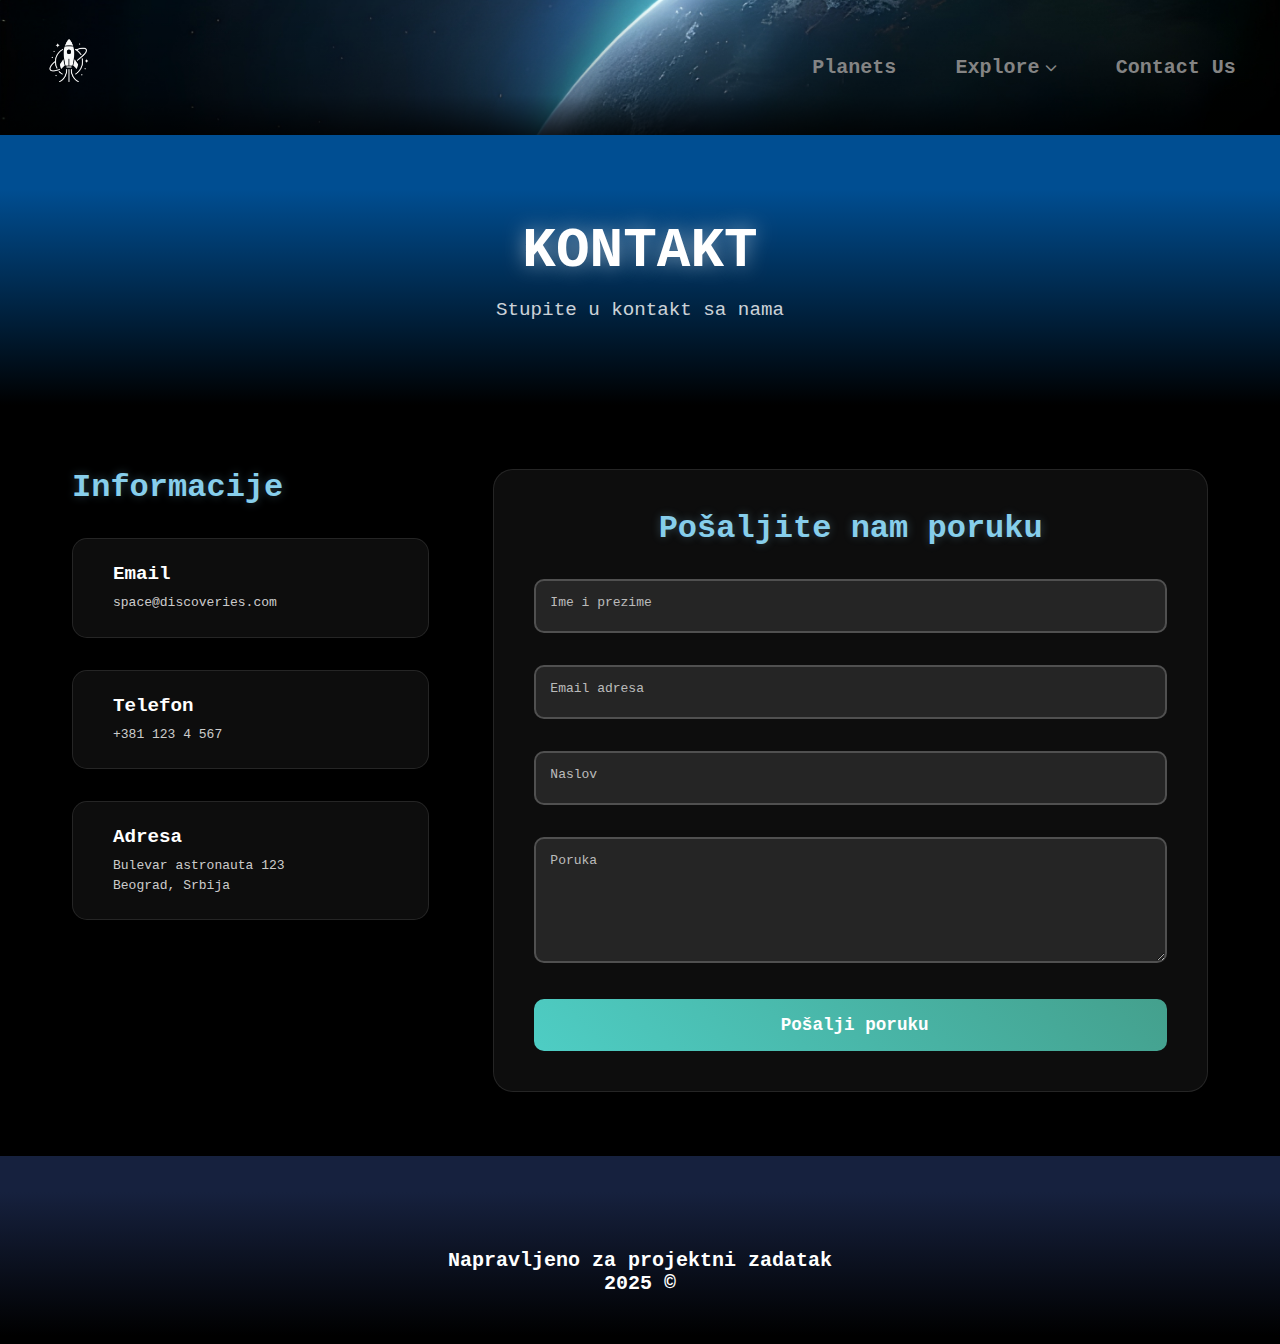
<file: contact.html>
<!DOCTYPE html>
<html lang="en">
<head>
    <meta charset="UTF-8">
    <meta name="viewport" content="width=device-width, initial-scale=1.0">
    <link rel="stylesheet" href="./contact.css">
    <link rel="stylesheet" href="https://cdnjs.cloudflare.com/ajax/libs/font-awesome/6.4.0/css/all.min.css">
    <title>Contact Us - Space Discoveries</title>
</head>
<body>
    <div class="startpage">
        <nav class="navbar">
            <div>
                <a href="index.html">
                    <img class="logo" src="images/logo.png" alt="Home">
                </a>
            </div>
            <div class="navsubdiv desktopnav">
                <a href="planets.html"><p>Planets</p></a>
                
                <div class="dropdown">
                    <p class="dropdowntoggle">
                        Explore <i class="fas fa-chevron-down"></i>
                    </p>
                    <div class="dropdownmenu">
                        <a href="missions.html">Missions</a>
                        <a href="discoveries.html">Discoveries</a>
                    </div>
                </div>
                
                <a href="contact.html"><p>Contact Us</p></a>
            </div>
            
            <div class="mobilemenubtn">
                <i class="fas fa-bars"></i>
            </div>
        </nav>
    </div>

    <div class="mobilesidebar">
        <div class="sidebarheader">
            <img class="sidebarlogo" src="images/logo.png" alt="Home">
            <div class="closebtn">
                <i class="fas fatimes"></i>
            </div>
        </div>
        <div class="sidebarcontent">
            <a href="index.html" class="sidebarlink">
                <i class="fas fahome"></i>
                <span>Home</span>
            </a>
            <a href="planets.html" class="sidebarlink">
                <i class="fas faglobe"></i>
                <span>Planets</span>
            </a>
            <div class="sidebardropdown">
                <div class="sidebardropdowntoggle">
                    <i class="fas farocket"></i>
                    <span>Explore</span>
                    <i class="fas fa-chevron-down dropdownarrow"></i>
                </div>
                <div class="sidebardropdownmenu">
                    <a href="missions.html" class="sidebarsublink">
                        <i class="fas faspaceshuttle"></i>
                        <span>Missions</span>
                    </a>
                    <a href="discoveries.html" class="sidebarsublink">
                        <i class="fas fasearch"></i>
                        <span>Discoveries</span>
                    </a>
                </div>
            </div>
            <a href="contact.html" class="sidebarlink">
                <i class="fas faenvelope"></i>
                <span>Contact Us</span>
            </a>
        </div>
    </div>

    <div class="sidebaroverlay"></div>

    <section class="contacthero">
        <div class="herocontent">
            <h1>KONTAKT</h1>
            <p>Stupite u kontakt sa nama</p>
        </div>
    </section>

    <section class="contactsection">
        <div class="contactcontainer">
            <div class="contactinfo">
                <h2>Informacije</h2>
                <div class="contactitem">
                    <i class="fas faenvelope"></i>
                    <div>
                        <h3>Email</h3>
                        <p>space@discoveries.com</p>
                    </div>
                </div>
                
                <div class="contactitem">
                    <i class="fas faphone"></i>
                    <div>
                        <h3>Telefon</h3>
                        <p>+381 123 4 567</p>
                    </div>
                </div>
                
                <div class="contactitem">
                    <i class="fas famapmarkeralt"></i>
                    <div>
                        <h3>Adresa</h3>
                        <p>Bulevar astronauta 123<br>Beograd, Srbija</p>
                    </div>
                </div>
            </div>

            <div class="contactform">
                <h2>Pošaljite nam poruku</h2>
                <form>
                    <div class="formgroup">
                        <input type="text" id="name" required>
                        <label for="name">Ime i prezime</label>
                    </div>
                    
                    <div class="formgroup">
                        <input type="email" id="email" required>
                        <label for="email">Email adresa</label>
                    </div>
                    
                    <div class="formgroup">
                        <input type="text" id="subject" required>
                        <label for="subject">Naslov</label>
                    </div>
                    
                    <div class="formgroup">
                        <textarea id="message" rows="5" required></textarea>
                        <label for="message">Poruka</label>
                    </div>
                    
                    <button type="submit" class="submitbtn">
                        <i class="fas fapaperplane"></i>
                        Pošalji poruku
                    </button>
                </form>
            </div>
        </div>
    </section>

    <footer class="footerbar">
        <div class="socials">
            <a href=""><i class="fab fafacebookf"></i></a>
            <a href=""><i class="fab fatwitter"></i></a>
            <a href=""><i class="fab fainstagram"></i></a>
            <a href=""><i class="fab falinkedinin"></i></a>
            <a href=""><i class="fab fayoutube"></i></a>
            <a href=""><i class="fab fagithub"></i></a>
        </div>
        <h1>
            Napravljeno za projektni zadatak <br>
            2025 ©
        </h1>
    </footer>
    <script src="./sidebar.js"></script>
</body>
</html>
</file>
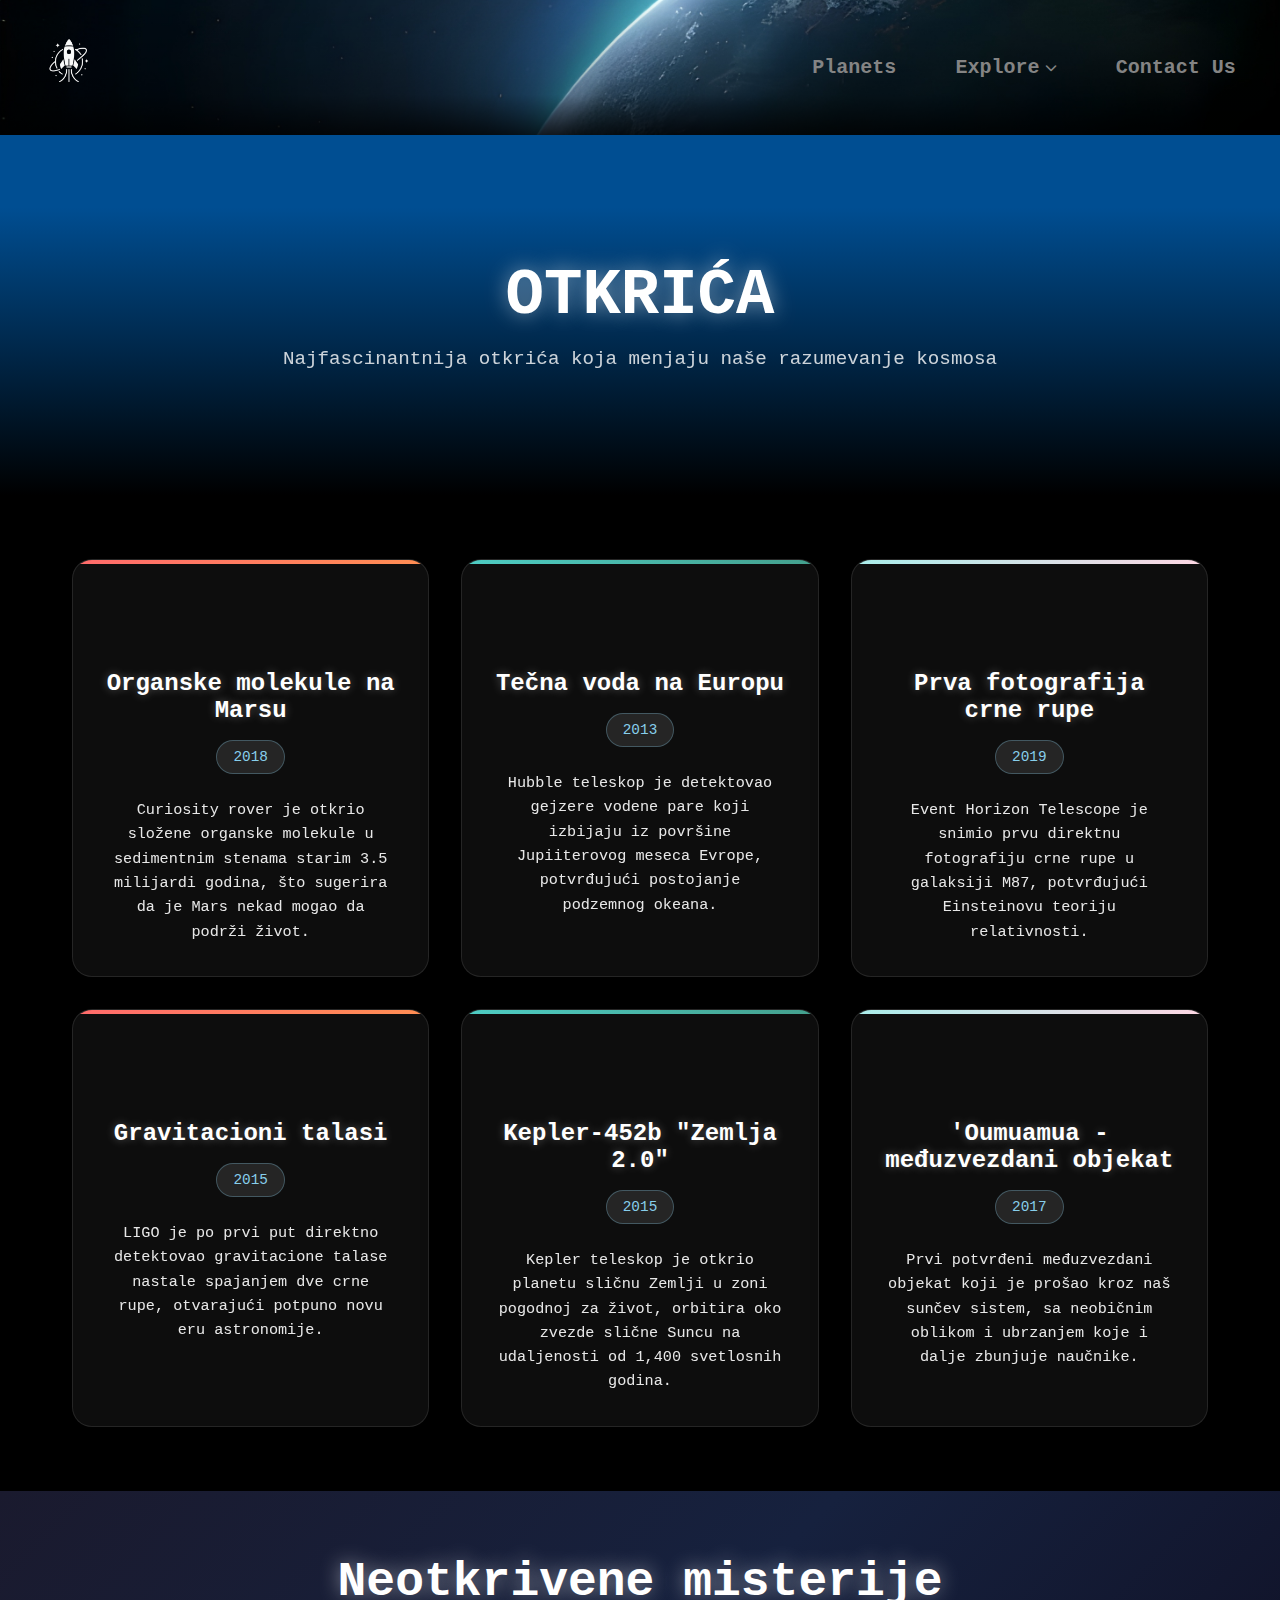
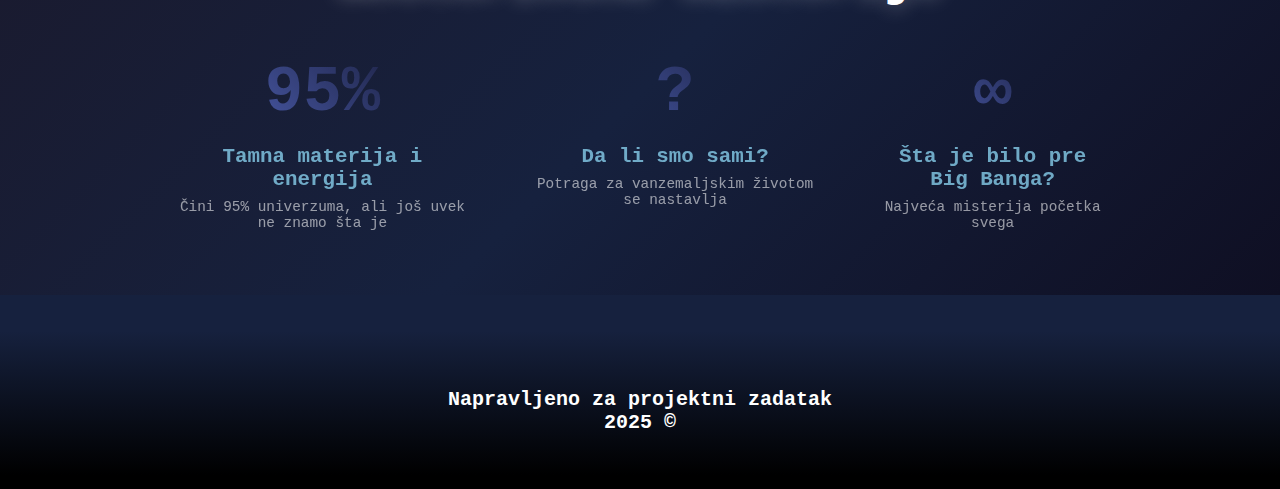
<file: discoveries.html>
<!DOCTYPE html>
<html lang="en">
<head>
    <meta charset="UTF-8">
    <meta name="viewport" content="width=device-width, initial-scale=1.0">
    <link rel="stylesheet" href="./discoveries.css">
    <link rel="stylesheet" href="https://cdnjs.cloudflare.com/ajax/libs/font-awesome/6.4.0/css/all.min.css">
    <title>Space Discoveries</title>
</head>
<body>
    <div class="startpage">
        <nav class="navbar">
            <div>
                <a href="index.html">
                    <img class="logo" src="images/logo.png" alt="Home">
                </a>
            </div>
            <div class="navsubdiv desktopnav">
                <a href="planets.html"><p>Planets</p></a>
                
                <div class="dropdown">
                    <p class="dropdowntoggle">
                        Explore <i class="fas fa-chevron-down"></i>
                    </p>
                    <div class="dropdownmenu">
                        <a href="missions.html">Missions</a>
                        <a href="discoveries.html">Discoveries</a>
                    </div>
                </div>
                
                <a href="contact.html"><p>Contact Us</p></a>
            </div>
            
            <div class="mobilemenubtn">
                <i class="fas fa-bars"></i>
            </div>
        </nav>
    </div>

    
    <div class="mobilesidebar">
        <div class="sidebarheader">
            <img class="sidebarlogo" src="images/logo.png" alt="Home">
            <div class="closebtn">
                <i class="fas fatimes"></i>
            </div>
        </div>
        <div class="sidebarcontent">
            <a href="index.html" class="sidebarlink">
                <i class="fas fahome"></i>
                <span>Home</span>
            </a>
            <a href="planets.html" class="sidebarlink">
                <i class="fas faglobe"></i>
                <span>Planets</span>
            </a>
            <div class="sidebardropdown">
                <div class="sidebardropdowntoggle">
                    <i class="fas farocket"></i>
                    <span>Explore</span>
                    <i class="fas fa-chevron-down dropdown-arrow"></i>
                </div>
                <div class="sidebardropdownmenu">
                    <a href="missions.html" class="sidebarsublink">
                        <i class="fas faspaceshuttle"></i>
                        <span>Missions</span>
                    </a>
                    <a href="discoveries.html" class="sidebarsublink">
                        <i class="fas fasearch"></i>
                        <span>Discoveries</span>
                    </a>
                </div>
            </div>
            <a href="contact.html" class="sidebarlink">
                <i class="fas faenvelope"></i>
                <span>Contact Us</span>
            </a>
        </div>
    </div>

    <div class="sidebaroverlay"></div>

    <section class="discoverystart">
        <div>
            <h1>OTKRIĆA</h1>
            <p>Najfascinantnija otkrića koja menjaju naše razumevanje kosmosa</p>
        </div>
    </section>

    <section class="discoveriessection">
        <div class="discoveriesgrid">
            
            <div class="discoverycard breakthrough">
                <div class="discoveryicon">
                    <i class="fas fadna"></i>
                </div>
                <h2>Organske molekule na Marsu</h2>
                <div class="discoveryyear">2018</div>
                <p>Curiosity rover je otkrio složene organske molekule u sedimentnim stenama starim 3.5 milijardi godina, što sugerira da je Mars nekad mogao da podrži život.</p>
            </div>

            <div class="discoverycard revolutionary">
                <div class="discoveryicon">
                    <i class="fas fatint"></i>
                </div>
                <h2>Tečna voda na Europu</h2>
                <div class="discoveryyear">2013</div>
                <p>Hubble teleskop je detektovao gejzere vodene pare koji izbijaju iz površine Jupiiterovog meseca Evrope, potvrđujući postojanje podzemnog okeana.</p>
            </div>

            <div class="discoverycard mindblowing">
                <div class="discoveryicon">
                    <i class="fas facircle"></i>
                </div>
                <h2>Prva fotografija crne rupe</h2>
                <div class="discoveryyear">2019</div>
                <p>Event Horizon Telescope je snimio prvu direktnu fotografiju crne rupe u galaksiji M87, potvrđujući Einsteinovu teoriju relativnosti.</p>
            </div>

            <div class="discoverycard breakthrough">
                <div class="discoveryicon">
                    <i class="fas fawavesquare"></i>
                </div>
                <h2>Gravitacioni talasi</h2>
                <div class="discoveryyear">2015</div>
                <p>LIGO je po prvi put direktno detektovao gravitacione talase nastale spajanjem dve crne rupe, otvarajući potpuno novu eru astronomije.</p>
            </div>

            <div class="discoverycard revolutionary">
                <div class="discoveryicon">
                    <i class="fas faglobeamericas"></i>
                </div>
                <h2>Kepler-452b "Zemlja 2.0"</h2>
                <div class="discoveryyear">2015</div>
                <p>Kepler teleskop je otkrio planetu sličnu Zemlji u zoni pogodnoj za život, orbitira oko zvezde slične Suncu na udaljenosti od 1,400 svetlosnih godina.</p>
            </div>

            <div class="discoverycard mindblowing">
                <div class="discoveryicon">
                    <i class="fas fameteor"></i>
                </div>
                <h2>'Oumuamua - međuzvezdani objekat</h2>
                <div class="discoveryyear">2017</div>
                <p>Prvi potvrđeni međuzvezdani objekat koji je prošao kroz naš sunčev sistem, sa neobičnim oblikom i ubrzanjem koje i dalje zbunjuje naučnike.</p>
            </div>

        </div>
    </section>

    <section class="mysterysection">
        <h2>Neotkrivene misterije</h2>
        <div class="mysteriescontainer">
            <div class="mysteryitem">
                <div class="mysterynumber">95%</div>
                <h3>Tamna materija i energija</h3>
                <p>Čini 95% univerzuma, ali još uvek ne znamo šta je</p>
            </div>
            <div class="mysteryitem">
                <div class="mysterynumber">?</div>
                <h3>Da li smo sami?</h3>
                <p>Potraga za vanzemaljskim životom se nastavlja</p>
            </div>
            <div class="mysteryitem">
                <div class="mysterynumber">∞</div>
                <h3>Šta je bilo pre Big Banga?</h3>
                <p>Najveća misterija početka svega</p>
            </div>
        </div>
    </section>

    <footer class="footerbar">
        <div class="socials">
            <a href=""><i class="fab fafacebookf"></i></a>
            <a href=""><i class="fab fatwitter"></i></a>
            <a href=""><i class="fab fainstagram"></i></a>
            <a href=""><i class="fab falinkedinin"></i></a>
            <a href=""><i class="fab fayoutube"></i></a>
            <a href=""><i class="fab fagithub"></i></a>
        </div>
        <h1>
            Napravljeno za projektni zadatak <br>
            2025 ©
        </h1>
    </footer>
    <script src="./sidebar.js"></script>
</body>
</html>
</file>
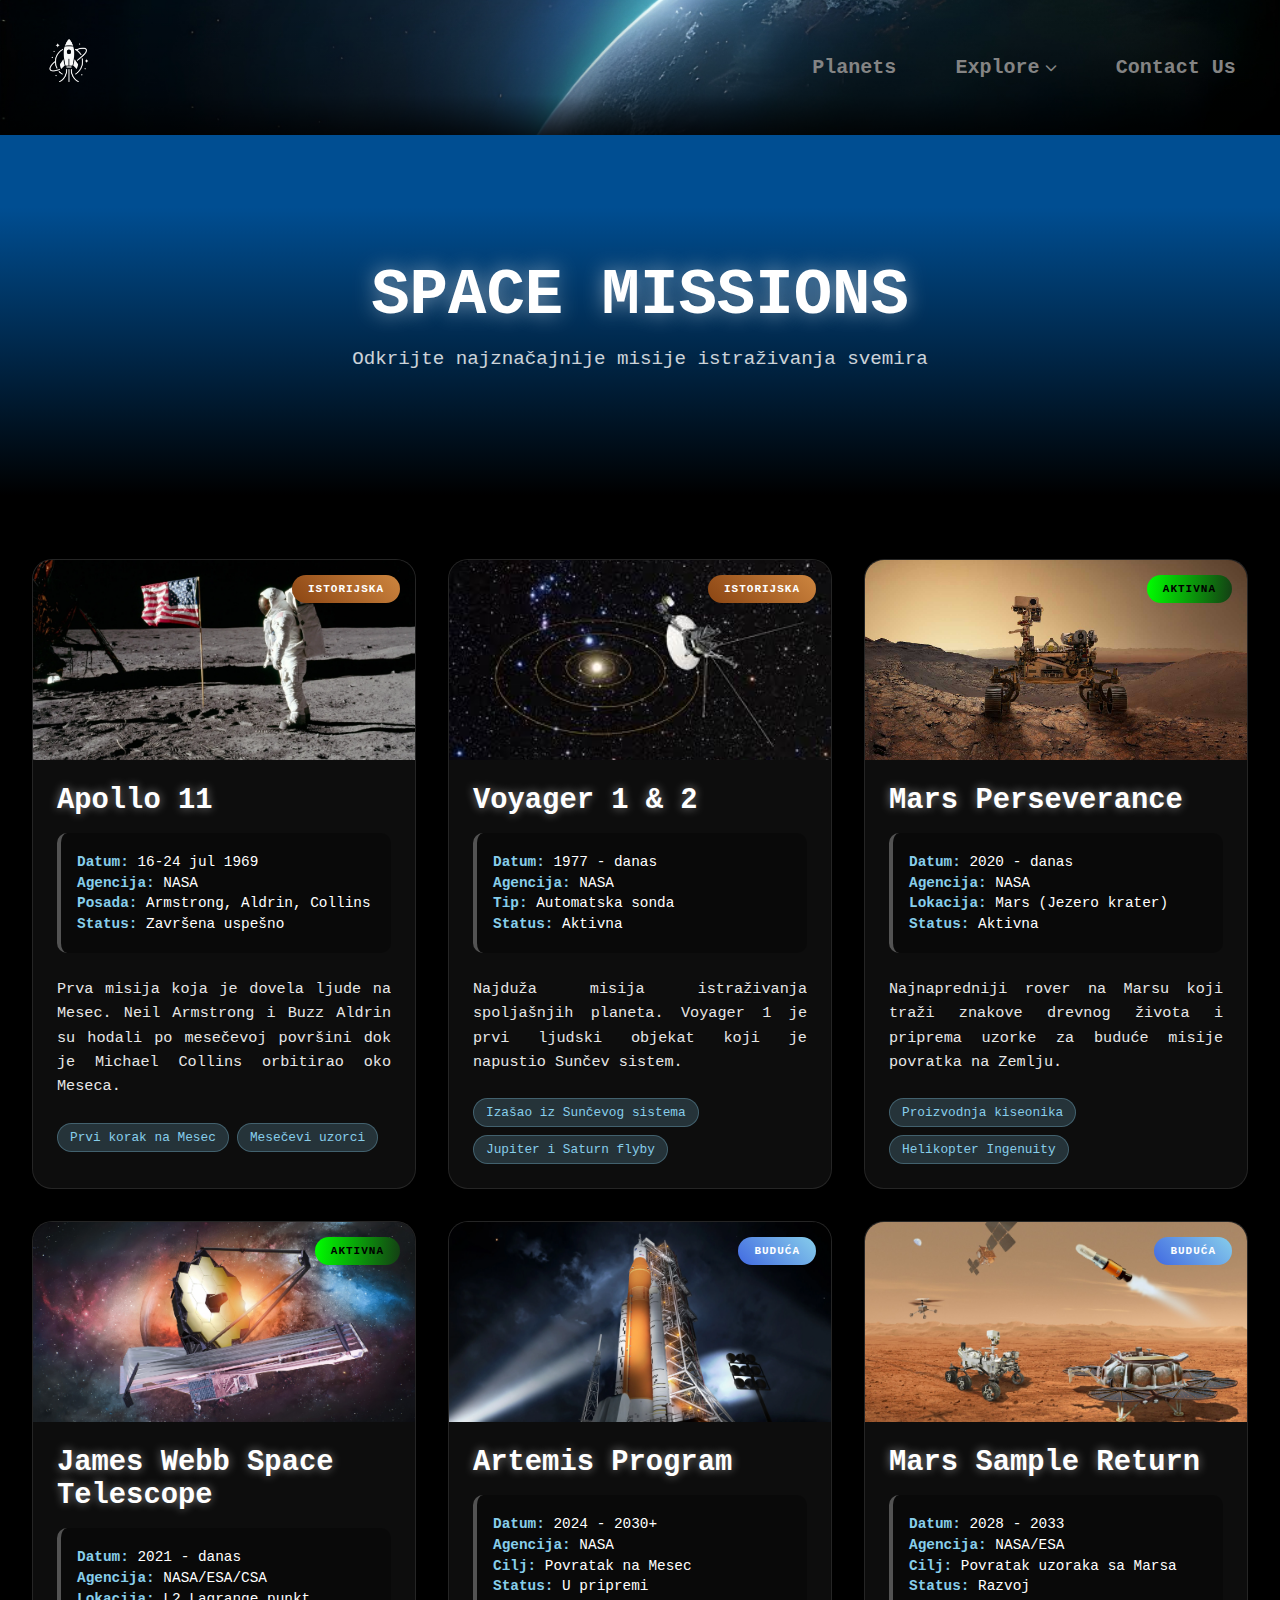
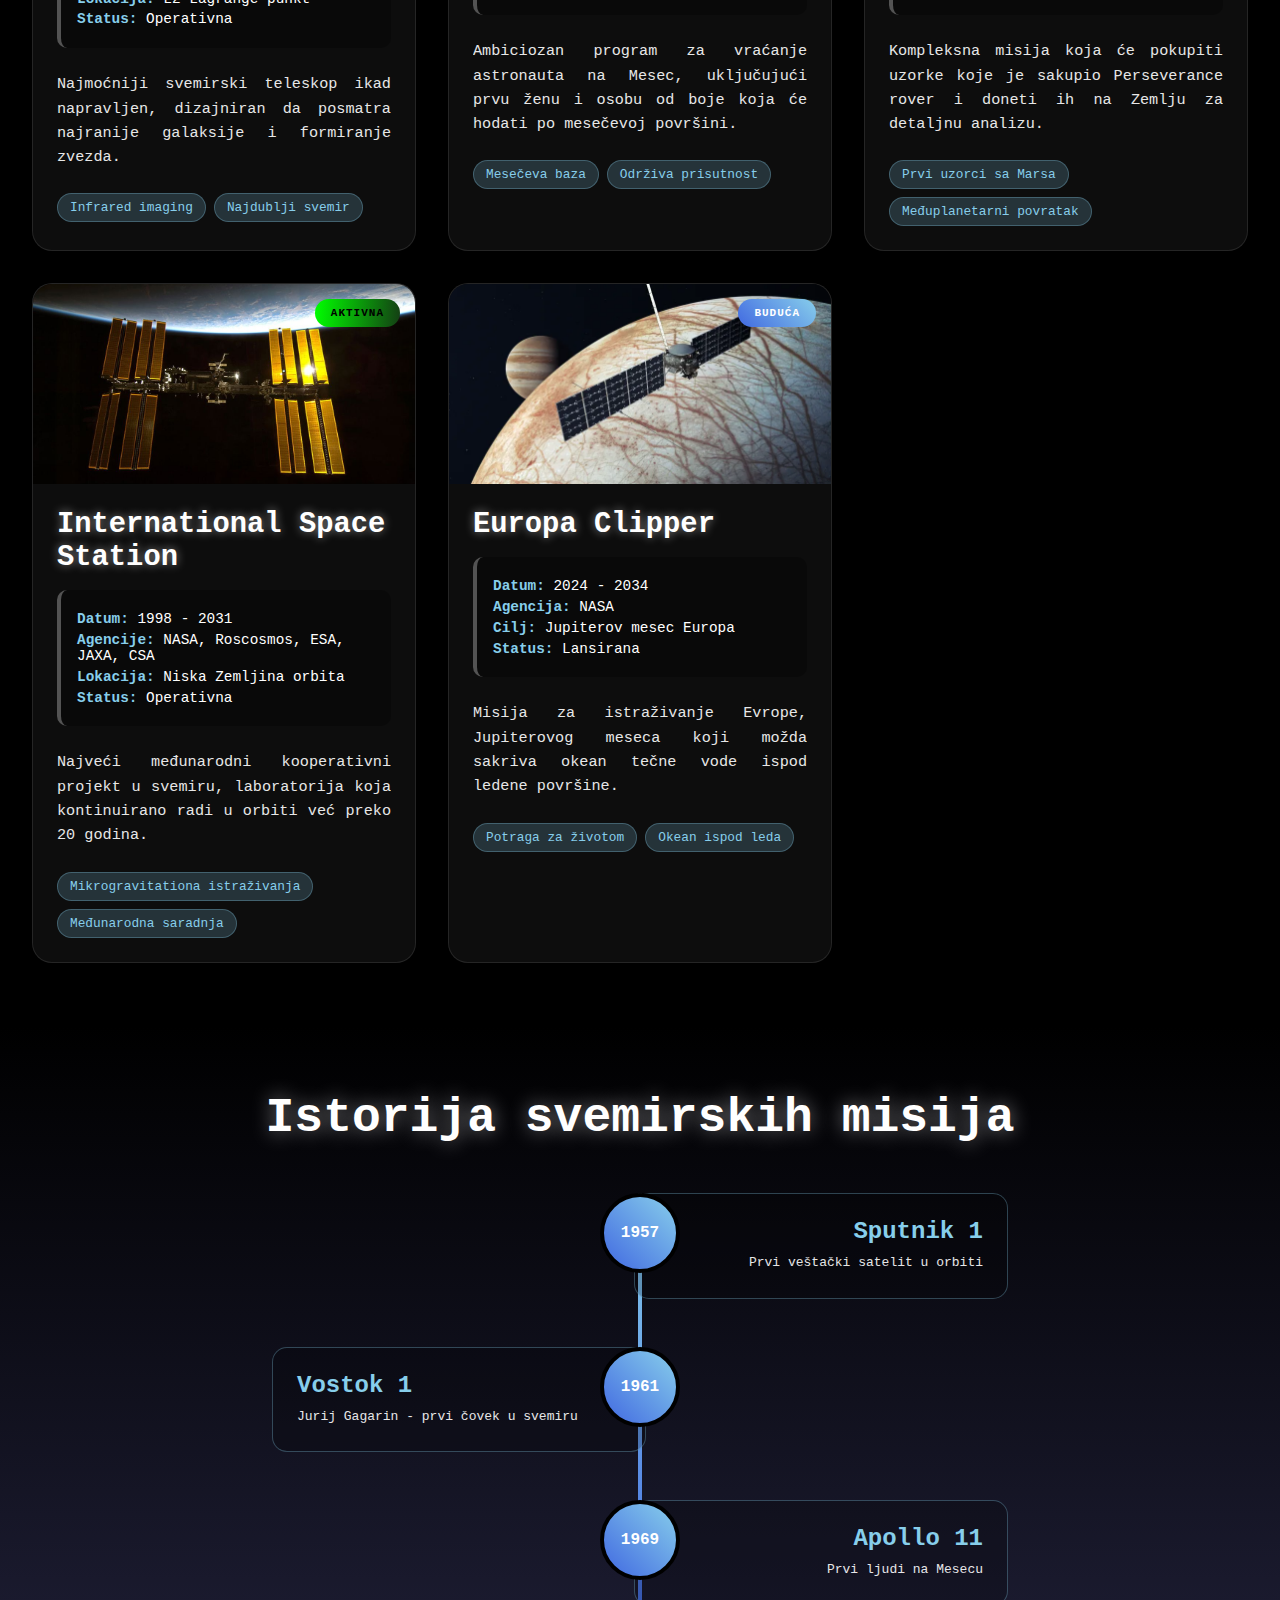
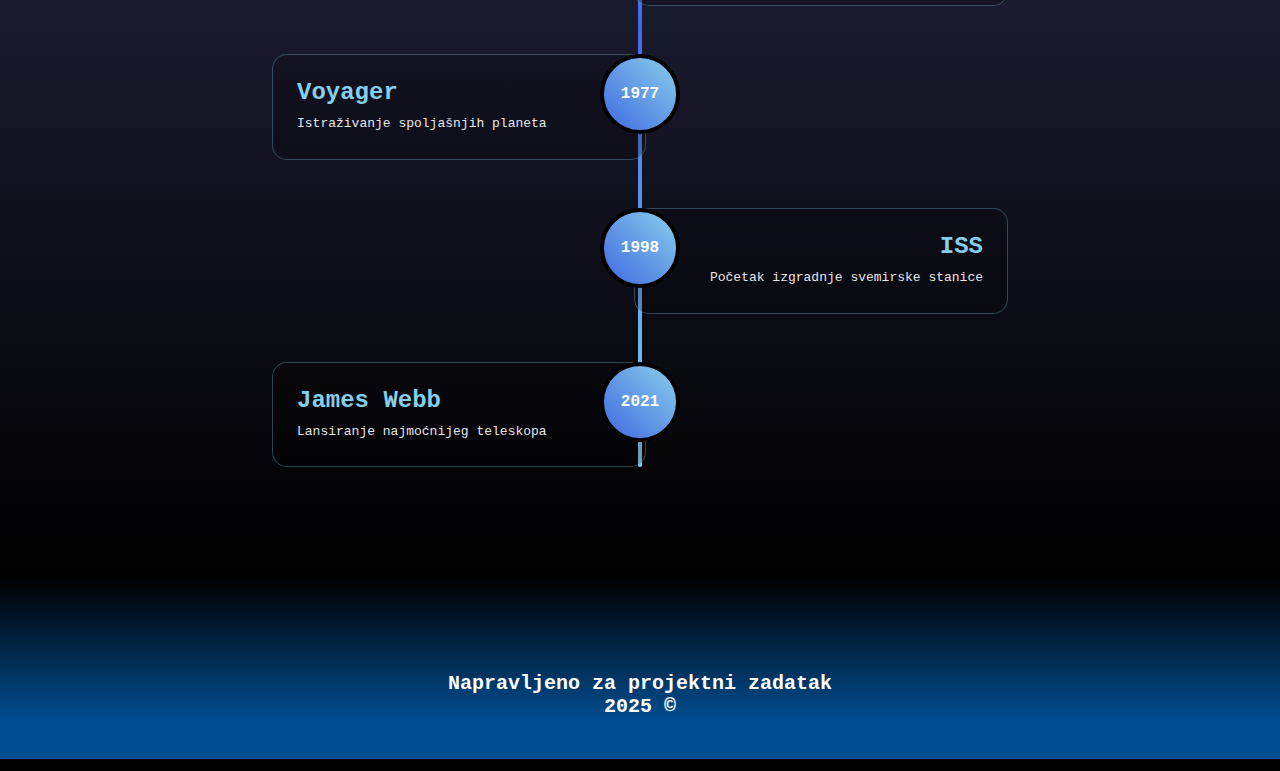
<file: missions.html>
<!DOCTYPE html>
<html lang="en">
<head>
    <meta charset="UTF-8">
    <meta name="viewport" content="width=device-width, initial-scale=1.0">
    <link rel="stylesheet" href="./missions.css">
    <link rel="stylesheet" href="https://cdnjs.cloudflare.com/ajax/libs/font-awesome/6.4.0/css/all.min.css">
    <title>Space Missions</title>
</head>
<body>
    <div class="startpage">
        <nav class="navbar">
            <div>
                <a href="index.html">
                    <img class="logo" src="images/logo.png" alt="Home">
                </a>
            </div>
            <div class="navsubdiv desktopnav">
                <a href="planets.html"><p>Planets</p></a>
                
                <div class="dropdown">
                    <p class="dropdowntoggle">
                        Explore <i class="fas fa-chevron-down"></i>
                    </p>
                    <div class="dropdownmenu">
                        <a href="missions.html">Missions</a>
                        <a href="discoveries.html">Discoveries</a>
                    </div>
                </div>
                
                <a href="contact.html"><p>Contact Us</p></a>
            </div>
            
            <div class="mobilemenubtn">
                <i class="fas fa-bars"></i>
            </div>
        </nav>
    </div>

    <div class="mobilesidebar">
        <div class="sidebarheader">
            <img class="sidebarlogo" src="images/logo.png" alt="Home">
            <div class="closebtn">
                <i class="fas fatimes"></i>
            </div>
        </div>
        <div class="sidebarcontent">
            <a href="index.html" class="sidebarlink">
                <i class="fas fahome"></i>
                <span>Home</span>
            </a>
            <a href="planets.html" class="sidebarlink">
                <i class="fas faglobe"></i>
                <span>Planets</span>
            </a>
            <div class="sidebardropdown">
                <div class="sidebardropdowntoggle">
                    <i class="fas farocket"></i>
                    <span>Explore</span>
                    <i class="fas fa-chevron-down dropdownarrow"></i>
                </div>
                <div class="sidebardropdownmenu">
                    <a href="missions.html" class="sidebarsublink">
                        <i class="fas faspaceshuttle"></i>
                        <span>Missions</span>
                    </a>
                    <a href="discoveries.html" class="sidebarsublink">
                        <i class="fas fasearch"></i>
                        <span>Discoveries</span>
                    </a>
                </div>
            </div>
            <a href="contact.html" class="sidebarlink">
                <i class="fas faenvelope"></i>
                <span>Contact Us</span>
            </a>
        </div>
    </div>

    <div class="sidebaroverlay"></div>

    <section class="missionsstart">
        <div>
            <h1>SPACE MISSIONS</h1>
            <p>Odkrijte najznačajnije misije istraživanja svemira</p>
        </div>
    </section>

    <section class="missionssection">
        <div class="missionsgrid">
            <div class="missioncard historic">
                <div class="missionheader">
                    <img src="images/edu_srch_celebrate_the_50th_anniversary_apollo11.webp" alt="Apollo 11">
                    <div class="missionbadge">ISTORIJSKA</div>
                </div>
                <h2>Apollo 11</h2>
                <div class="missioninfo">
                    <p><strong>Datum:</strong> 16-24 jul 1969</p>
                    <p><strong>Agencija:</strong> NASA</p>
                    <p><strong>Posada:</strong> Armstrong, Aldrin, Collins</p>
                    <p><strong>Status:</strong> Završena uspešno</p>
                </div>
                <div class="missiondescription">
                    Prva misija koja je dovela ljude na Mesec. Neil Armstrong i Buzz Aldrin su hodali po mesečevoj površini dok je Michael Collins orbitirao oko Meseca.
                </div>
                <div class="missionachievements">
                    <span class="achievement">Prvi korak na Mesec</span>
                    <span class="achievement">Mesečevi uzorci</span>
                </div>
            </div>

            <div class="missioncard historic">
                <div class="missionheader">
                    <img src="images/voyager.jpeg" alt="Voyager">
                    <div class="missionbadge">ISTORIJSKA</div>
                </div>
                <h2>Voyager 1 & 2</h2>
                <div class="missioninfo">
                    <p><strong>Datum:</strong> 1977 - danas</p>
                    <p><strong>Agencija:</strong> NASA</p>
                    <p><strong>Tip:</strong> Automatska sonda</p>
                    <p><strong>Status:</strong> Aktivna</p>
                </div>
                <div class="missiondescription">
                    Najduža misija istraživanja spoljašnjih planeta. Voyager 1 je prvi ljudski objekat koji je napustio Sunčev sistem.
                </div>
                <div class="missionachievements">
                    <span class="achievement">Izašao iz Sunčevog sistema</span>
                    <span class="achievement">Jupiter i Saturn flyby</span>
                </div>
            </div>

            <div class="missioncard current">
                <div class="missionheader">
                    <img src="images/Mars-Perseverence-Rover1-2048x771.jpg" alt="Perseverance">
                    <div class="missionbadge">AKTIVNA</div>
                </div>
                <h2>Mars Perseverance</h2>
                <div class="missioninfo">
                    <p><strong>Datum:</strong> 2020 - danas</p>
                    <p><strong>Agencija:</strong> NASA</p>
                    <p><strong>Lokacija:</strong> Mars (Jezero krater)</p>
                    <p><strong>Status:</strong> Aktivna</p>
                </div>
                <div class="missiondescription">
                    Najnapredniji rover na Marsu koji traži znakove drevnog života i priprema uzorke za buduće misije povratka na Zemlju.
                </div>
                <div class="missionachievements">
                    <span class="achievement">Proizvodnja kiseonika</span>
                    <span class="achievement">Helikopter Ingenuity</span>
                </div>
            </div>

            <div class="missioncard current">
                <div class="missionheader">
                    <img src="images/jameswebbspace.jpg" alt="James Webb">
                    <div class="missionbadge">AKTIVNA</div>
                </div>
                <h2>James Webb Space Telescope</h2>
                <div class="missioninfo">
                    <p><strong>Datum:</strong> 2021 - danas</p>
                    <p><strong>Agencija:</strong> NASA/ESA/CSA</p>
                    <p><strong>Lokacija:</strong> L2 Lagrange punkt</p>
                    <p><strong>Status:</strong> Operativna</p>
                </div>
                <div class="missiondescription">
                    Najmoćniji svemirski teleskop ikad napravljen, dizajniran da posmatra najranije galaksije i formiranje zvezda.
                </div>
                <div class="missionachievements">
                    <span class="achievement">Infrared imaging</span>
                    <span class="achievement">Najdublji svemir</span>
                </div>
            </div>

            <div class="missioncard future">
                <div class="missionheader">
                    <img src="images/artemis.webp" alt="Artemis">
                    <div class="missionbadge">BUDUĆA</div>
                </div>
                <h2>Artemis Program</h2>
                <div class="missioninfo">
                    <p><strong>Datum:</strong> 2024 - 2030+</p>
                    <p><strong>Agencija:</strong> NASA</p>
                    <p><strong>Cilj:</strong> Povratak na Mesec</p>
                    <p><strong>Status:</strong> U pripremi</p>
                </div>
                <div class="missiondescription">
                    Ambiciozan program za vraćanje astronauta na Mesec, uključujući prvu ženu i osobu od boje koja će hodati po mesečevoj površini.
                </div>
                <div class="missionachievements">
                    <span class="achievement">Mesečeva baza</span>
                    <span class="achievement">Održiva prisutnost</span>
                </div>
            </div>

            <div class="missioncard future">
                <div class="missionheader">
                    <img src="images/Mars Sample Return.jpg" alt="Mars Sample Return">
                    <div class="missionbadge">BUDUĆA</div>
                </div>
                <h2>Mars Sample Return</h2>
                <div class="missioninfo">
                    <p><strong>Datum:</strong> 2028 - 2033</p>
                    <p><strong>Agencija:</strong> NASA/ESA</p>
                    <p><strong>Cilj:</strong> Povratak uzoraka sa Marsa</p>
                    <p><strong>Status:</strong> Razvoj</p>
                </div>
                <div class="missiondescription">
                    Kompleksna misija koja će pokupiti uzorke koje je sakupio Perseverance rover i doneti ih na Zemlju za detaljnu analizu.
                </div>
                <div class="missionachievements">
                    <span class="achievement">Prvi uzorci sa Marsa</span>
                    <span class="achievement">Međuplanetarni povratak</span>
                </div>
            </div>

            <div class="missioncard current">
                <div class="missionheader">
                    <img src="images/Spacestation.jpg" alt="ISS">
                    <div class="missionbadge">AKTIVNA</div>
                </div>
                <h2>International Space Station</h2>
                <div class="missioninfo">
                    <p><strong>Datum:</strong> 1998 - 2031</p>
                    <p><strong>Agencije:</strong> NASA, Roscosmos, ESA, JAXA, CSA</p>
                    <p><strong>Lokacija:</strong> Niska Zemljina orbita</p>
                    <p><strong>Status:</strong> Operativna</p>
                </div>
                <div class="missiondescription">
                    Najveći međunarodni kooperativni projekt u svemiru, laboratorija koja kontinuirano radi u orbiti već preko 20 godina.
                </div>
                <div class="missionachievements">
                    <span class="achievement">Mikrogravitationa istraživanja</span>
                    <span class="achievement">Međunarodna saradnja</span>
                </div>
            </div>

            <div class="missioncard future">
                <div class="missionheader">
                    <img src="images/europa-clipper-19c754.webp" alt="Europa Clipper">
                    <div class="missionbadge">BUDUĆA</div>
                </div>
                <h2>Europa Clipper</h2>
                <div class="missioninfo">
                    <p><strong>Datum:</strong> 2024 - 2034</p>
                    <p><strong>Agencija:</strong> NASA</p>
                    <p><strong>Cilj:</strong> Jupiterov mesec Europa</p>
                    <p><strong>Status:</strong> Lansirana</p>
                </div>
                <div class="missiondescription">
                    Misija za istraživanje Evrope, Jupiterovog meseca koji možda sakriva okean tečne vode ispod ledene površine.
                </div>
                <div class="missionachievements">
                    <span class="achievement">Potraga za životom</span>
                    <span class="achievement">Okean ispod leda</span>
                </div>
            </div>
        </div>
    </section>

    <section class="timelinesection">
        <h2>Istorija svemirskih misija</h2>
        <div class="timeline">
            <div class="timelineitem">
                <div class="timelinedate">1957</div>
                <div class="timelinecontent">
                    <h3>Sputnik 1</h3>
                    <p>Prvi veštački satelit u orbiti</p>
                </div>
            </div>
            <div class="timelineitem">
                <div class="timelinedate">1961</div>
                <div class="timelinecontent">
                    <h3>Vostok 1</h3>
                    <p>Jurij Gagarin - prvi čovek u svemiru</p>
                </div>
            </div>
            <div class="timelineitem">
                <div class="timelinedate">1969</div>
                <div class="timelinecontent">
                    <h3>Apollo 11</h3>
                    <p>Prvi ljudi na Mesecu</p>
                </div>
            </div>
            <div class="timelineitem">
                <div class="timelinedate">1977</div>
                <div class="timelinecontent">
                    <h3>Voyager</h3>
                    <p>Istraživanje spoljašnjih planeta</p>
                </div>
            </div>
            <div class="timelineitem">
                <div class="timelinedate">1998</div>
                <div class="timelinecontent">
                    <h3>ISS</h3>
                    <p>Početak izgradnje svemirske stanice</p>
                </div>
            </div>
            <div class="timelineitem">
                <div class="timelinedate">2021</div>
                <div class="timelinecontent">
                    <h3>James Webb</h3>
                    <p>Lansiranje najmoćnijeg teleskopa</p>
                </div>
            </div>
        </div>
    </section>

    <footer class="footerbar">
        <div class="socials">
            <a href=""><i class="fab fafacebookf"></i></a>
            <a href=""><i class="fab fatwitter"></i></a>
            <a href=""><i class="fab fainstagram"></i></a>
            <a href=""><i class="fab falinkedinin"></i></a>
            <a href=""><i class="fab fayoutube"></i></a>
            <a href=""><i class="fab fagithub"></i></a>
        </div>
        <h1>
            Napravljeno za projektni zadatak <br>
            2025 ©
        </h1>
    </footer>
    <script src="./sidebar.js"></script>
</body>
</html>
</file>
<file: contact.css>
* {
  margin: 0;
  padding: 0;
  box-sizing: border-box;
}

body {
  background-color: #000;
  font-family: monospace;
  overflow-x: hidden;
}

.startpage {
  height: 15vh;
  width: 100%;
  background-image: url("images/spacepic.jpeg");
  background-size: cover;
  background-position: center;
  background-repeat: no-repeat;
  font: bold 12px monospace;
  position: relative;
  z-index: 2;
}

.startpage::after {
  content: '';
  position: absolute;
  top: 0;
  left: 0;
  right: 0;
  bottom: 0;
  background: linear-gradient(180deg, transparent 0%, rgba(0, 0, 0, 0.3) 70%, rgba(0, 0, 0, 0.8) 100%);
  pointer-events: none;
  z-index: 1;
}

.navbar {
  height: 15vh;
  width: 100%;
  display: flex;
  flex-direction: row;
  justify-content: space-between;
  font: bold 12px monospace;
  position: relative;
  z-index: 3;
}

.logo {
  height: 10vh;
  margin: 1.2rem;
  cursor: pointer;
  transition: all 0.2s ease-in;
}

.logo:hover {
  filter: brightness(1.2);
  transform: scale(1.05);
}

.navsubdiv {
  display: flex;
  flex-direction: row;
  width: 40vw;
  justify-content: space-evenly;
  align-items: center;
  font-size: 20px;
}

.navsubdiv p,
.logo {
  color: rgb(132, 132, 132);
  transition: all 0.2s ease-in;
  padding: 10px 15px;
  border-radius: 5px;
  cursor: pointer;
}

.navsubdiv p:hover,
.logo:hover {
  color: white;
  text-shadow: 0 8px 20px rgba(255, 255, 255, 0.35);
}

.dropdown {
  position: relative;
  display: inline-block;
}

.dropdowntoggle {
  color: rgb(132, 132, 132);
  transition: all 0.2s ease-in;
  padding: 10px 15px;
  border-radius: 5px;
  cursor: pointer;
  display: flex;
  align-items: center;
  gap: 5px;
}

.dropdowntoggle:hover {
  color: white;
  text-shadow: 0 8px 20px rgba(255, 255, 255, 0.35);
}

.dropdowntoggle i {
  font-size: 12px;
  transition: transform 0.3s ease;
}

.dropdown:hover .dropdowntoggle i {
  transform: rotate(180deg);
}

.dropdownmenu {
  color: white;
  position: absolute;
  top: 100%;
  left: 0;
  background: rgba(0, 0, 0, 0.341);
  border: 1px solid rgba(255, 255, 255, 0.1);
  border-radius: 10px;
  min-width: 150px;
  box-shadow: 0 8px 32px rgba(0, 0, 0, 0.3);
  opacity: 0;
  visibility: hidden;
  transform: translateY(-10px);
  transition: all 0.3s ease;
  z-index: 1000;
}

.dropdown:hover .dropdownmenu {
  opacity: 1;
  visibility: visible;
  transform: translateY(0);
}

.dropdownmenu a {
  display: block;
  color: rgb(132, 132, 132);
  text-decoration: none;
  padding: 12px 20px;
  font-family: monospace;
  font-size: 16px;
  transition: all 0.2s ease;
  border-radius: 8px;
  margin: 5px;
}

.dropdownmenu a:hover {
  color: white;
  background: rgba(255, 255, 255, 0.1);
  text-shadow: 0 0 10px rgba(255, 255, 255, 0.5);
}

.navsubdiv a {
  text-decoration: none;
  color: inherit;
}

.navsubdiv a p {
  color: rgb(132, 132, 132);
  transition: all 0.2s ease-in;
  padding: 10px 15px;
  border-radius: 5px;
  cursor: pointer;
}

.navsubdiv a p:hover {
  color: white;
  text-shadow: 0 8px 20px rgba(255, 255, 255, 0.35);
}

.mobilemenubtn {
    display: none;
    color: rgb(132, 132, 132);
    font-size: 1.5rem;
    cursor: pointer;
    padding: 10px 15px;
    border-radius: 5px;
    transition: all 0.2s ease-in;
    align-self: center;
}

.mobilemenubtn:hover {
    color: white;
    text-shadow: 0 8px 20px rgba(255, 255, 255, 0.35);
}

.mobilesidebar {
    position: fixed;
    top: 0;
    right: -300px;
    width: 300px;
    height: 100vh;
    background: rgba(0, 0, 0, 0.95);
    border-left: 1px solid rgba(255, 255, 255, 0.1);
    z-index: 9999;
    transition: right 0.3s ease;
    overflow-y: auto;
}

.mobilesidebar.active {
    right: 0;
}

.sidebaroverlay {
    position: fixed;
    top: 0;
    left: 0;
    width: 100%;
    height: 100%;
    background: rgba(0, 0, 0, 0.5);
    z-index: 9998;
    opacity: 0;
    visibility: hidden;
    transition: all 0.3s ease;
}

.sidebaroverlay.active {
    opacity: 1;
    visibility: visible;
}

.sidebarheader {
    display: flex;
    justify-content: space-between;
    align-items: center;
    padding: 1rem;
    border-bottom: 1px solid rgba(255, 255, 255, 0.1);
}

.sidebarlogo {
    height: 50px;
}

.closebtn {
    color: rgb(132, 132, 132);
    font-size: 1.5rem;
    cursor: pointer;
    padding: 5px;
    transition: color 0.3s ease;
}

.closebtn:hover {
    color: white;
}

.sidebarcontent {
    padding: 1rem 0;
}

.sidebarlink {
    display: flex;
    align-items: center;
    gap: 1rem;
    padding: 1rem 1.5rem;
    color: rgb(132, 132, 132);
    text-decoration: none;
    transition: all 0.3s ease;
    font-family: monospace;
    font-size: 1.1rem;
}

.sidebarlink:hover {
    background: rgba(255, 255, 255, 0.1);
    color: white;
}

.sidebarlink i {
    width: 20px;
    text-align: center;
}

.sidebardropdown {
    position: relative;
}

.sidebardropdowntoggle {
    display: flex;
    align-items: center;
    gap: 1rem;
    padding: 1rem 1.5rem;
    color: rgb(132, 132, 132);
    cursor: pointer;
    transition: all 0.3s ease;
    font-family: monospace;
    font-size: 1.1rem;
}

.sidebardropdowntoggle:hover {
    background: rgba(255, 255, 255, 0.1);
    color: white;
}

.sidebardropdowntoggle i:first-child {
    width: 20px;
    text-align: center;
}

.dropdownarrow {
    margin-left: auto ;
    width: auto ;
    font-size: 0.9rem;
    transition: transform 0.3s ease;
}

.dropdownarrow.rotated {
    transform: rotate(180deg);
}

.sidebardropdownmenu {
    max-height: 0;
    overflow: hidden;
    background: rgba(255, 255, 255, 0.05);
    transition: max-height 0.3s ease;
}

.sidebardropdownmenu.active {
    max-height: 200px;
}

.sidebarsublink {
    display: flex;
    align-items: center;
    gap: 1rem;
    padding: 0.8rem 1.5rem 0.8rem 3rem;
    color: rgba(132, 132, 132, 0.8);
    text-decoration: none;
    transition: all 0.3s ease;
    font-family: monospace;
    font-size: 1rem;
}

.sidebarsublink:hover {
    background: rgba(255, 255, 255, 0.1);
    color: white;
}

.sidebarsublink i {
    width: 16px;
    text-align: center;
    font-size: 0.9rem;
}

.contacthero {
  height: 30vh;
  background: linear-gradient(0deg, #000000 0%, #004e92 80%);
  display: flex;
  align-items: center;
  justify-content: center;
  color: white;
  text-align: center;
}

.herocontent h1 {
  font-size: 3.5rem;
  font-family: monospace;
  text-shadow: 0 0 20px rgba(255, 255, 255, 0.5);
  margin-bottom: 1rem;
}

.herocontent p {
  font-size: 1.2rem;
  opacity: 0.8;
  font-family: monospace;
}

.contactsection {
  background-color: #000;
  padding: 4rem 0;
  min-height: 70vh;
}

.contactcontainer {
  display: grid;
  grid-template-columns: 1fr 2fr;
  gap: 4rem;
  max-width: 1200px;
  margin: 0 auto;
  padding: 0 2rem;
}

.contactinfo {
  color: white;
}

.contactinfo h2 {
  font-size: 2rem;
  margin-bottom: 2rem;
  color: #87CEEB;
  text-shadow: 0 0 10px rgba(135, 206, 235, 0.3);
}

.contactitem {
  display: flex;
  align-items: flex-start;
  gap: 1rem;
  margin-bottom: 2rem;
  padding: 1.5rem;
  background: rgba(255, 255, 255, 0.05);
  border-radius: 15px;
  border: 1px solid rgba(255, 255, 255, 0.1);
  transition: all 0.3s ease;
}

.contactitem:hover {
  background: rgba(255, 255, 255, 0.08);
  transform: translateY(-5px);
}

.contactitem i {
  font-size: 1.5rem;
  color: #4ECDC4;
  margin-top: 0.2rem;
}

.contactitem h3 {
  font-size: 1.2rem;
  margin-bottom: 0.5rem;
  color: white;
}

.contactitem p {
  color: rgba(255, 255, 255, 0.8);
  line-height: 1.5;
}

.contactform {
  background: rgba(255, 255, 255, 0.05);
  border: 1px solid rgba(255, 255, 255, 0.1);
  border-radius: 20px;
  padding: 2.5rem;
  color: white;
}

.contactform h2 {
  font-size: 2rem;
  margin-bottom: 2rem;
  color: #87CEEB;
  text-shadow: 0 0 10px rgba(135, 206, 235, 0.3);
  text-align: center;
}

.formgroup {
  position: relative;
  margin-bottom: 2rem;
}

.formgroup input,
.formgroup textarea {
  width: 100%;
  padding: 1rem;
  background: rgba(255, 255, 255, 0.1);
  border: 2px solid rgba(255, 255, 255, 0.2);
  border-radius: 10px;
  color: white;
  font-family: monospace;
  font-size: 1rem;
  transition: all 0.3s ease;
}

.formgroup input:focus,
.formgroup textarea:focus {
  outline: none;
  border-color: #4ECDC4;
  background: rgba(255, 255, 255, 0.15);
  box-shadow: 0 0 20px rgba(78, 205, 196, 0.3);
}

.formgroup label {
  position: absolute;
  left: 1rem;
  top: 1rem;
  color: rgba(255, 255, 255, 0.7);
  font-family: monospace;
  transition: all 0.3s ease;
  pointer-events: none;
}

.formgroup input:focus + label,
.formgroup textarea:focus + label{
  transform: translateY(-2.5rem) scale(0.85);
  color: #4ECDC4;
  background: rgba(0, 0, 0, 0.8);
  padding: 0 0.5rem;
}

.submitbtn {
  width: 100%;
  padding: 1rem 2rem;
  background: linear-gradient(45deg, #4ECDC4, #44A08D);
  border: none;
  border-radius: 10px;
  color: white;
  font-family: monospace;
  font-size: 1.1rem;
  font-weight: bold;
  cursor: pointer;
  transition: all 0.3s ease;
  display: flex;
  align-items: center;
  justify-content: center;
  gap: 0.5rem;
}

.submitbtn:hover {
  transform: translateY(-2px);
  box-shadow: 0 10px 30px rgba(78, 205, 196, 0.4);
  background: linear-gradient(45deg, #44A08D, #4ECDC4);
}

.footerbar {
  background: linear-gradient(0deg, #000000 0%, #16213e 80%);
  display: flex;
  flex-direction: column;
  justify-content: space-evenly;
  text-align: center;
  font: bold 10px monospace;
  color: white;
  height: 20vh;
  width: 100%;
}

.socials a {
  text-decoration: none;
  color: white;
  margin: 0 10px;
  transition: all 0.3s ease;
}

.socials a:hover {
  color: #4ECDC4;
  transform: scale(1.2);
}

.socials i {
  font-size: 24px;
}

@media (max-width: 1024px) {
  .contactcontainer {
    grid-template-columns: 1fr;
    gap: 3rem;
  }
  
  .navsubdiv {
    width: 50vw;
  }
}

@media (max-width: 768px) {
  .mobilemenubtn {
    display: block;
  }
  
  .desktopnav {
    display: none;
  }

  .herocontent h1 {
    font-size: 2.5rem;
  }
  
  .contactcontainer {
    padding: 0 1rem;
  }
  
  .contactform {
    padding: 1.5rem;
  }
  
  .navsubdiv {
    width: 60vw;
    font-size: 16px;
  }
  
  .dropdownmenu {
    left: -50px;
    min-width: 120px;
  }
}

@media (min-width: 769px) {
  .mobilesidebar {
    display: none;
  }
  
  .sidebaroverlay {
    display: none;
  }
}
</file>
<file: discoveries.css>
* {
  margin: 0;
  padding: 0;
  box-sizing: border-box;
}

body {
  background-color: #000;
  font-family: monospace;
  overflow-x: hidden;
}

.startpage {
  height: 15vh;
  width: 100%;
  background-image: url("images/spacepic.jpeg");
  background-size: cover;
  background-position: center;
  background-repeat: no-repeat;
  font: bold 12px monospace;
  position: relative;
  z-index: 2;
}

.startpage::after {
  content: '';
  position: absolute;
  top: 0;
  left: 0;
  right: 0;
  bottom: 0;
  background: linear-gradient(180deg, transparent 0%, rgba(0, 0, 0, 0.3) 70%, rgba(0, 0, 0, 0.8) 100%);
  pointer-events: none;
  z-index: 1;
}

.navbar {
  height: 15vh;
  width: 100%;
  display: flex;
  flex-direction: row;
  justify-content: space-between;
  font: bold 12px monospace;
  position: relative;
  z-index: 3;
}

.logo {
  height: 10vh;
  margin: 1.2rem;
  cursor: pointer;
  transition: all 0.2s ease-in;
}

.logo:hover {
  filter: brightness(1.2);
  transform: scale(1.05);
}

.navsubdiv {
  display: flex;
  flex-direction: row;
  width: 40vw;
  justify-content: space-evenly;
  align-items: center;
  font-size: 20px;
}

.navsubdiv p,
.logo {
  color: rgb(132, 132, 132);
  transition: all 0.2s ease-in;
  padding: 10px 15px;
  border-radius: 5px;
  cursor: pointer;
}

.navsubdiv p:hover,
.logo:hover {
  color: white;
  text-shadow: 0 8px 20px rgba(255, 255, 255, 0.35);
}

.dropdown {
  position: relative;
  display: inline-block;
}

.dropdowntoggle {
  color: rgb(132, 132, 132);
  transition: all 0.2s ease-in;
  padding: 10px 15px;
  border-radius: 5px;
  cursor: pointer;
  display: flex;
  align-items: center;
  gap: 5px;
}

.dropdowntoggle:hover {
  color: white;
  text-shadow: 0 8px 20px rgba(255, 255, 255, 0.35);
}

.dropdowntoggle i {
  font-size: 12px;
  transition: transform 0.3s ease;
}

.dropdown:hover .dropdowntoggle i {
  transform: rotate(180deg);
}

.dropdownmenu {
    color: white;
  position: absolute;
  top: 100%;
  left: 0;
  background: rgba(0, 0, 0, 0.341);
  border: 1px solid rgba(255, 255, 255, 0.1);
  border-radius: 10px;
  min-width: 150px;
  box-shadow: 0 8px 32px rgba(0, 0, 0, 0.3);
  opacity: 0;
  visibility: hidden;
  transform: translateY(-10px);
  transition: all 0.3s ease;
  z-index: 1000;
}

.dropdown:hover .dropdownmenu {
  opacity: 1;
  visibility: visible;
  transform: translateY(0);
}

.dropdownmenu a {
  display: block;
  color: rgb(132, 132, 132);
  text-decoration: none;
  padding: 12px 20px;
  font-family: monospace;
  font-size: 16px;
  transition: all 0.2s ease;
  border-radius: 8px;
  margin: 5px;
}

.dropdownmenu a:hover {
  color: white;
  background: rgba(255, 255, 255, 0.1);
  text-shadow: 0 0 10px rgba(255, 255, 255, 0.5);
}

.navsubdiv a {
  text-decoration: none;
  color: inherit;
}

.navsubdiv a p {
  color: rgb(132, 132, 132);
  transition: all 0.2s ease-in;
  padding: 10px 15px;
  border-radius: 5px;
  cursor: pointer;
}

.navsubdiv a p:hover {
  color: white;
  text-shadow: 0 8px 20px rgba(255, 255, 255, 0.35);
}

.mobilemenubtn {
    display: none;
    color: rgb(132, 132, 132);
    font-size: 1.5rem;
    cursor: pointer;
    padding: 10px 15px;
    border-radius: 5px;
    transition: all 0.2s ease-in;
    align-self: center;
}

.mobilemenubtn:hover {
    color: white;
    text-shadow: 0 8px 20px rgba(255, 255, 255, 0.35);
}

.mobilesidebar {
    position: fixed;
    top: 0;
    right: -300px;
    width: 300px;
    height: 100vh;
    background: rgba(0, 0, 0, 0.95);
    border-left: 1px solid rgba(255, 255, 255, 0.1);
    z-index: 9999;
    transition: right 0.3s ease;
    overflow-y: auto;
}

.mobilesidebar.active {
    right: 0;
}

.sidebaroverlay {
    position: fixed;
    top: 0;
    left: 0;
    width: 100%;
    height: 100%;
    background: rgba(0, 0, 0, 0.5);
    z-index: 9998;
    opacity: 0;
    visibility: hidden;
    transition: all 0.3s ease;
}

.sidebaroverlay.active {
    opacity: 1;
    visibility: visible;
}

.sidebarheader {
    display: flex;
    justify-content: space-between;
    align-items: center;
    padding: 1rem;
    border-bottom: 1px solid rgba(255, 255, 255, 0.1);
}

.sidebarlogo {
    height: 50px;
}

.closebtn {
    color: rgb(132, 132, 132);
    font-size: 1.5rem;
    cursor: pointer;
    padding: 5px;
    transition: color 0.3s ease;
}

.closebtn:hover {
    color: white;
}

.sidebarcontent {
    padding: 1rem 0;
}

.sidebarlink {
    display: flex;
    align-items: center;
    gap: 1rem;
    padding: 1rem 1.5rem;
    color: rgb(132, 132, 132);
    text-decoration: none;
    transition: all 0.3s ease;
    font-family: monospace;
    font-size: 1.1rem;
}

.sidebarlink:hover {
    background: rgba(255, 255, 255, 0.1);
    color: white;
}

.sidebarlink i {
    width: 20px;
    text-align: center;
}

.sidebardropdown {
    position: relative;
}

.sidebardropdowntoggle {
    display: flex;
    align-items: center;
    gap: 1rem;
    padding: 1rem 1.5rem;
    color: rgb(132, 132, 132);
    cursor: pointer;
    transition: all 0.3s ease;
    font-family: monospace;
    font-size: 1.1rem;
}

.sidebardropdowntoggle:hover {
    background: rgba(255, 255, 255, 0.1);
    color: white;
}

.sidebardropdowntoggle i:first-child {
    width: 20px;
    text-align: center;
}

.dropdownarrow {
    margin-left: auto ;
    width: auto ;
    font-size: 0.9rem;
    transition: transform 0.3s ease;
}

.dropdownarrow.rotated {
    transform: rotate(180deg);
}

.sidebardropdownmenu {
    max-height: 0;
    overflow: hidden;
    background: rgba(255, 255, 255, 0.05);
    transition: max-height 0.3s ease;
}

.sidebardropdownmenu.active {
    max-height: 200px;
}

.sidebarsublink {
    display: flex;
    align-items: center;
    gap: 1rem;
    padding: 0.8rem 1.5rem 0.8rem 3rem;
    color: rgba(132, 132, 132, 0.8);
    text-decoration: none;
    transition: all 0.3s ease;
    font-family: monospace;
    font-size: 1rem;
}

.sidebarsublink:hover {
    background: rgba(255, 255, 255, 0.1);
    color: white;
}

.sidebarsublink i {
    width: 16px;
    text-align: center;
    font-size: 0.9rem;
}

.discoverystart {
  height: 40vh;
  background: linear-gradient(0deg, #000000 0%, #004e92 80%);
  display: flex;
  align-items: center;
  justify-content: center;
  color: white;
  text-align: center;
  position: relative;
  z-index: 1;
}

.discoverystart h1 {
  font-size: 4rem;
  font-family: monospace;
  text-shadow: 0 0 20px rgba(255, 255, 255, 0.5);
  margin-bottom: 1rem;
}

.discoverystart p {
  font-size: 1.2rem;
  opacity: 0.8;
  font-family: monospace;
}

.discoveriessection {
  background-color: black;
  padding: 4rem 0;
  min-height: 80vh;
}

.discoveriesgrid {
  display: grid;
  grid-template-columns: repeat(auto-fit, minmax(300px, 1fr));
  gap: 2rem;
  max-width: 1200px;
  margin: 0 auto;
  padding: 0 2rem;
}

.discoverycard {
  background: rgba(255, 255, 255, 0.05);
  border: 1px solid rgba(255, 255, 255, 0.1);
  border-radius: 20px;
  padding: 2rem;
  color: white;
  font-family: monospace;
  transition: all 0.4s ease;
  text-align: center;
  position: relative;
  overflow: hidden;
}

.discoverycard::before {
  content: '';
  position: absolute;
  top: 0;
  left: 0;
  right: 0;
  height: 4px;
  transition: all 0.4s ease;
}

.breakthrough::before {
  background: linear-gradient(90deg, #FF6B6B, #FF8E53);
}

.revolutionary::before {
  background: linear-gradient(90deg, #4ECDC4, #44A08D);
}

.mindblowing::before {
  background: linear-gradient(90deg, #A8EDEA, #FED6E3);
}

.discoverycard:hover {
  transform: translateY(-10px);
  background: rgba(255, 255, 255, 0.1);
  border: 1px solid rgba(255, 255, 255, 0.2);
  box-shadow: 0 20px 40px rgba(0, 0, 0, 0.3);
}

.discoverycard:hover::before {
  height: 100%;
  opacity: 0.1;
}

.discoveryicon {
  font-size: 3rem;
  margin-bottom: 1.5rem;
  opacity: 0.8;
}

.breakthrough .discoveryicon {
  color: #FF6B6B;
}

.revolutionary .discoveryicon {
  color: #4ECDC4;
}

.mindblowing .discoveryicon {
  color: #A8EDEA;
}

.discoverycard h2 {
  font-size: 1.5rem;
  margin-bottom: 1rem;
  text-shadow: 0 0 10px rgba(255, 255, 255, 0.3);
}

.discoveryyear {
  display: inline-block;
  background: rgba(255, 255, 255, 0.1);
  color: #87CEEB;
  padding: 0.5rem 1rem;
  border-radius: 20px;
  font-size: 0.9rem;
  margin-bottom: 1.5rem;
  border: 1px solid rgba(135, 206, 235, 0.3);
}

.discoverycard p {
  line-height: 1.6;
  opacity: 0.9;
  font-size: 0.95rem;
}

.mysterysection {
  background: linear-gradient(135deg, #1a1a2e 0%, #16213e 50%, #0f0f23 100%);
  padding: 4rem 0;
  color: white;
  text-align: center;
}

.mysterysection h2 {
  font-size: 3rem;
  font-family: monospace;
  text-shadow: 0 0 20px rgba(255, 255, 255, 0.5);
  margin-bottom: 3rem;
}

.mysteriescontainer {
  display: flex;
  justify-content: center;
  gap: 4rem;
  max-width: 1000px;
  margin: 0 auto;
  padding: 0 2rem;
}

.mysteryitem {
  text-align: center;
  opacity: 0.8;
  transition: all 0.3s ease;
}

.mysteryitem:hover {
  opacity: 1;
  transform: scale(1.05);
}

.mysterynumber {
  font-size: 4rem;
  font-weight: bold;
  background: linear-gradient(45deg, #667eea, #0f0f23);
  -webkit-background-clip: text;
  -webkit-text-fill-color: transparent;
  background-clip: text;
  margin-bottom: 1rem;
}

.mysteryitem h3 {
  font-size: 1.3rem;
  margin-bottom: 0.5rem;
  color: #87CEEB;
}

.mysteryitem p {
  font-size: 0.9rem;
  opacity: 0.7;
}

.footerbar {
  background: linear-gradient(0deg, #000000 0%, #16213e 80%);
  display: flex;
  flex-direction: column;
  justify-content: space-evenly;
  text-align: center;
  font: bold 10px monospace;
  color: white;
  height: 20vh;
  width: 100%;
}

.socials a {
  text-decoration: none;
  color: white;
  margin: 0 10px;
  transition: all 0.3s ease;
}

.socials a:hover {
  color: #007bff;
  transform: scale(1.2);
}

.socials i {
  font-size: 24px;
}

@media (max-width: 1024px) {
  .navsubdiv {
    width: 50vw;
  }

  .discoveriesgrid {
    grid-template-columns: repeat(2, 1fr);
    padding: 0 1rem;
  }

  .mysteriescontainer {
    gap: 2rem;
  }
}

@media (max-width: 768px) {
  .mobilemenubtn {
    display: block;
  }
  
  .desktopnav {
    display: none;
  }

  .discoverystart h1 {
    font-size: 2.5rem;
  }

  .discoveriesgrid {
    grid-template-columns: 1fr;
    padding: 0 1rem;
  }

  .navsubdiv {
    width: 60vw;
    font-size: 16px;
  }

  .dropdownmenu {
    left: -50px;
    min-width: 120px;
  }

  .mysteriescontainer {
    flex-direction: column;
    gap: 3rem;
  }

  .mysterysection h2 {
    font-size: 2rem;
  }
}

@media (min-width: 769px) {
  .mobilesidebar {
    display: none;
  }
  
  .sidebaroverlay {
    display: none;
  }
}
</file>
<file: missions.css>
* {
  margin: 0;
  padding: 0;
  box-sizing: border-box;
}

body {
  background-color: #000;
  font-family: monospace;
  overflow-x: hidden;
}

.startpage {
  height: 15vh;
  width: 100%;
  background-image: url("images/spacepic.jpeg");
  background-size: cover;
  background-position: center;
  background-repeat: no-repeat;
  font: bold 12px monospace;
  position: relative;
  z-index: 2;
}

.startpage::after {
  content: '';
  position: absolute;
  top: 0;
  left: 0;
  right: 0;
  bottom: 0;
  background: linear-gradient(180deg, transparent 0%, rgba(0, 0, 0, 0.3) 70%, rgba(0, 0, 0, 0.8) 100%);
  pointer-events: none;
  z-index: 1;
}

.navbar {
  height: 15vh;
  width: 100%;
  display: flex;
  flex-direction: row;
  justify-content: space-between;
  font: bold 12px monospace;
  position: relative;
  z-index: 3;
}

.logo {
  height: 10vh;
  margin: 1.2rem;
  cursor: pointer;
  transition: all 0.2s ease-in;
}

.logo:hover {
  filter: brightness(1.2);
  transform: scale(1.05);
}

.navsubdiv {
  display: flex;
  flex-direction: row;
  width: 40vw;
  justify-content: space-evenly;
  align-items: center;
  font-size: 20px;
}

.navsubdiv p,
.logo {
  color: rgb(132, 132, 132);
  transition: all 0.2s ease-in;
  padding: 10px 15px;
  border-radius: 5px;
  cursor: pointer;
}

.navsubdiv p:hover,
.logo:hover {
  color: white;
  text-shadow: 0 8px 20px rgba(255, 255, 255, 0.35);
}

.dropdown {
  position: relative;
  display: inline-block;
}

.dropdowntoggle {
  color: rgb(132, 132, 132);
  transition: all 0.2s ease-in;
  padding: 10px 15px;
  border-radius: 5px;
  cursor: pointer;
  display: flex;
  align-items: center;
  gap: 5px;
}

.dropdowntoggle:hover {
  color: white;
  text-shadow: 0 8px 20px rgba(255, 255, 255, 0.35);
}

.dropdowntoggle i {
  font-size: 12px;
  transition: transform 0.3s ease;
}

.dropdown:hover .dropdowntoggle i {
  transform: rotate(180deg);
}

.dropdownmenu {
  color: white;
  position: absolute;
  top: 100%;
  left: 0;
  background: rgba(0, 0, 0, 0.433);
  border: 1px solid rgba(255, 255, 255, 0.1);
  border-radius: 10px;
  min-width: 150px;
  box-shadow: 0 8px 32px rgba(0, 0, 0, 0.3);
  opacity: 0;
  visibility: hidden;
  transform: translateY(-10px);
  transition: all 0.3s ease;
  z-index: 1000;
}

.dropdown:hover .dropdownmenu {
  opacity: 1;
  visibility: visible;
  transform: translateY(0);
}

.dropdownmenu a {
  display: block;
  color: rgb(132, 132, 132);
  text-decoration: none;
  padding: 12px 20px;
  font-family: monospace;
  font-size: 16px;
  transition: all 0.2s ease;
  border-radius: 8px;
  margin: 5px;
}

.dropdownmenu a:hover {
  color: white;
  background: rgba(255, 255, 255, 0.1);
  text-shadow: 0 0 10px rgba(255, 255, 255, 0.5);
}

.navsubdiv a {
  text-decoration: none;
  color: inherit;
}

.navsubdiv a p {
  color: rgb(132, 132, 132);
  transition: all 0.2s ease-in;
  padding: 10px 15px;
  border-radius: 5px;
  cursor: pointer;
}

.navsubdiv a p:hover {
  color: white;
  text-shadow: 0 8px 20px rgba(255, 255, 255, 0.35);
}

.mobilemenubtn {
    display: none;
    color: rgb(132, 132, 132);
    font-size: 1.5rem;
    cursor: pointer;
    padding: 10px 15px;
    border-radius: 5px;
    transition: all 0.2s ease-in;
    align-self: center;
}

.mobilemenubtn:hover {
    color: white;
    text-shadow: 0 8px 20px rgba(255, 255, 255, 0.35);
}

.mobilesidebar {
    position: fixed;
    top: 0;
    right: -300px;
    width: 300px;
    height: 100vh;
    background: rgba(0, 0, 0, 0.95);
    border-left: 1px solid rgba(255, 255, 255, 0.1);
    z-index: 9999;
    transition: right 0.3s ease;
    overflow-y: auto;
}

.mobilesidebar.active {
    right: 0;
}

.sidebaroverlay {
    position: fixed;
    top: 0;
    left: 0;
    width: 100%;
    height: 100%;
    background: rgba(0, 0, 0, 0.5);
    z-index: 9998;
    opacity: 0;
    visibility: hidden;
    transition: all 0.3s ease;
}

.sidebaroverlay.active {
    opacity: 1;
    visibility: visible;
}

.sidebarheader {
    display: flex;
    justify-content: space-between;
    align-items: center;
    padding: 1rem;
    border-bottom: 1px solid rgba(255, 255, 255, 0.1);
}

.sidebarlogo {
    height: 50px;
}

.closebtn {
    color: rgb(132, 132, 132);
    font-size: 1.5rem;
    cursor: pointer;
    padding: 5px;
    transition: color 0.3s ease;
}

.closebtn:hover {
    color: white;
}

.sidebarcontent {
    padding: 1rem 0;
}

.sidebarlink {
    display: flex;
    align-items: center;
    gap: 1rem;
    padding: 1rem 1.5rem;
    color: rgb(132, 132, 132);
    text-decoration: none;
    transition: all 0.3s ease;
    font-family: monospace;
    font-size: 1.1rem;
}

.sidebarlink:hover {
    background: rgba(255, 255, 255, 0.1);
    color: white;
}

.sidebarlink i {
    width: 20px;
    text-align: center;
}

.sidebardropdown {
    position: relative;
}

.sidebardropdowntoggle {
    display: flex;
    align-items: center;
    gap: 1rem;
    padding: 1rem 1.5rem;
    color: rgb(132, 132, 132);
    cursor: pointer;
    transition: all 0.3s ease;
    font-family: monospace;
    font-size: 1.1rem;
}

.sidebardropdowntoggle:hover {
    background: rgba(255, 255, 255, 0.1);
    color: white;
}

.sidebardropdowntoggle i:first-child {
    width: 20px;
    text-align: center;
}

.dropdownarrow {
    margin-left: auto ;
    width: auto ;
    font-size: 0.9rem;
    transition: transform 0.3s ease;
}

.dropdownarrow.rotated {
    transform: rotate(180deg);
}

.sidebardropdownmenu {
    max-height: 0;
    overflow: hidden;
    background: rgba(255, 255, 255, 0.05);
    transition: max-height 0.3s ease;
}

.sidebardropdownmenu.active {
    max-height: 200px;
}

.sidebarsublink {
    display: flex;
    align-items: center;
    gap: 1rem;
    padding: 0.8rem 1.5rem 0.8rem 3rem;
    color: rgba(132, 132, 132, 0.8);
    text-decoration: none;
    transition: all 0.3s ease;
    font-family: monospace;
    font-size: 1rem;
}

.sidebarsublink:hover {
    background: rgba(255, 255, 255, 0.1);
    color: white;
}

.sidebarsublink i {
    width: 16px;
    text-align: center;
    font-size: 0.9rem;
}

.missionsstart {
  height: 40vh;
  background: linear-gradient(0deg, #000000 0%, #004e92 80%);
  display: flex;
  align-items: center;
  justify-content: center;
  color: white;
  text-align: center;
  position: relative;
  z-index: 1;
}

.missionsstart h1 {
  font-size: 4rem;
  font-family: monospace;
  text-shadow: 0 0 20px rgba(255, 255, 255, 0.5);
  margin-bottom: 1rem;
}

.missionsstart p {
  font-size: 1.2rem;
  opacity: 0.8;
  font-family: monospace;
}

.missionssection {
  background-color: black;
  padding: 4rem 0;
  min-height: 100vh;
}

.missionsgrid {
  display: grid;
  grid-template-columns: repeat(auto-fit, minmax(350px, 1fr));
  gap: 2rem;
  max-width: 1400px;
  margin: 0 auto;
  padding: 0 2rem;
}

.missioncard {
  background: rgba(255, 255, 255, 0.05);
  border: 1px solid rgba(255, 255, 255, 0.1);
  border-radius: 20px;
  padding: 0;
  color: white;
  font-family: monospace;
  transition: all 0.4s ease;
  overflow: hidden;
  position: relative;
}

.missioncard:hover {
  transform: translateY(-15px);
  background: rgba(255, 255, 255, 0.1);
  border: 1px solid rgba(255, 255, 255, 0.2);
  box-shadow: 0 25px 50px rgba(0, 0, 0, 0.4);
}

.missionheader {
  position: relative;
  height: 200px;
  overflow: hidden;
}

.missionheader img {
  width: 100%;
  height: 100%;
  object-fit: cover;
  transition: transform 0.4s ease;
}

.missioncard:hover .missionheader img {
  transform: scale(1.1);
}

.missionbadge {
  position: absolute;
  top: 15px;
  right: 15px;
  padding: 8px 16px;
  border-radius: 20px;
  font-size: 11px;
  font-weight: bold;
  letter-spacing: 1px;
}

.historic .missionbadge {
  background: linear-gradient(45deg, #8B4513, #CD853F);
  color: white;
}

.current .missionbadge {
  background: linear-gradient(275deg, #143e14, #00ff00);
  color: black;
}

.future .missionbadge {
  background: linear-gradient(45deg, #4169E1, #87CEEB);
  color: white;
}

.missioncard h2 {
  font-size: 1.8rem;
  margin: 1.5rem 1.5rem 1rem 1.5rem;
  text-shadow: 0 0 10px rgba(255, 255, 255, 0.5);
  color: #ffffff;
}

.missioninfo {
  margin: 0 1.5rem 1.5rem 1.5rem;
  padding: 1rem;
  background: rgba(0, 0, 0, 0.3);
  border-radius: 10px;
  border-left: 4px solid rgba(255, 255, 255, 0.3);
}

.missioninfo p {
  margin: 0.3rem 0;
  font-size: 0.9rem;
}

.missioninfo strong {
  color: #87CEEB;
}

.missiondescription {
  margin: 0 1.5rem 1.5rem 1.5rem;
  font-size: 0.95rem;
  line-height: 1.6;
  opacity: 0.9;
  text-align: justify;
}

.missionachievements {
  margin: 0 1.5rem 1.5rem 1.5rem;
  display: flex;
  flex-wrap: wrap;
  gap: 8px;
}

.achievement {
  background: rgba(135, 206, 235, 0.2);
  color: #87CEEB;
  padding: 6px 12px;
  border-radius: 15px;
  font-size: 0.8rem;
  border: 1px solid rgba(135, 206, 235, 0.3);
}

.timelinesection {
  background: linear-gradient(180deg, #000000 0%, #1a1a2e 50%, #000000 100%);
  padding: 4rem 0;
  color: white;
}

.timelinesection h2 {
  text-align: center;
  font-size: 3rem;
  margin-bottom: 3rem;
  font-family: monospace;
  text-shadow: 0 0 20px rgba(255, 255, 255, 0.5);
}

.timeline {
  max-width: 1000px;
  margin: 0 auto;
  position: relative;
  padding: 0 2rem;
}

.timeline::before {
  content: '';
  position: absolute;
  left: 50%;
  transform: translateX(-50%);
  width: 4px;
  height: 100%;
  background: linear-gradient(180deg, #87CEEB, #4169E1, #87CEEB);
  border-radius: 2px;
}

.timelineitem {
  display: flex;
  margin-bottom: 3rem;
  position: relative;
}

.timelineitem:nth-child(odd) {
  justify-content: flex-end;
}

.timelineitem:nth-child(even) {
  justify-content: flex-start;
}

.timelinedate {
  width: 80px;
  height: 80px;
  background: linear-gradient(45deg, #4169E1, #87CEEB);
  border-radius: 50%;
  display: flex;
  align-items: center;
  justify-content: center;
  font-weight: bold;
  font-size: 1rem;
  position: absolute;
  left: 50%;
  transform: translateX(-50%);
  z-index: 10;
  border: 4px solid #000;
}

.timelinecontent {
  width: 40%;
  background: rgba(0, 0, 0, 0.217);
  border-radius: 15px;
  padding: 1.5rem;
  border: 1px solid #87cfeb4f;
}

.timelineitem:nth-child(odd) .timelinecontent {
  margin-right: 100px;
  text-align: right;
}

.timelineitem:nth-child(even) .timelinecontent {
  margin-left: 100px;
  text-align: left;
}

.timelinecontent h3 {
  font-size: 1.5rem;
  margin-bottom: 0.5rem;
  color: #87CEEB;
}

.timelinecontent p {
  opacity: 0.9;
  line-height: 1.6;
}

.footerbar {
  background: linear-gradient(180deg, #000000 0%, #004e92 80%);
  display: flex;
  flex-direction: column;
  justify-content: space-evenly;
  text-align: center;
  font: bold 10px monospace;
  color: white;
  height: 20vh;
  width: 100%;
}

.socials a {
  text-decoration: none;
  color: white;
  margin: 0 10px;
  transition: all 0.3s ease;
}

.socials a:hover {
  color: #007bff;
  transform: scale(1.2);
}

.socials i {
  font-size: 24px;
}

@media (max-width: 1024px) {
  .navsubdiv {
    width: 50vw;
  }

  .missionsgrid {
    grid-template-columns: repeat(2, 1fr);
    padding: 0 1rem;
  }

  .timelinecontent {
    width: 45%;
  }
}

@media (max-width: 768px) {
  .mobilemenubtn {
    display: block;
  }
  
  .desktopnav {
    display: none;
  }

  .missionsstart h1 {
    font-size: 2.5rem;
  }

  .missionsgrid {
    grid-template-columns: 1fr;
    padding: 0 1rem;
  }

  .navsubdiv {
    width: 60vw;
    font-size: 16px;
  }

  .dropdownmenu {
    left: -50px;
    min-width: 120px;
  }

  .timeline::before {
    left: 30px;
  }

  .timelineitem {
    justify-content: flex-start ;
  }

  .timelinecontent {
    width: calc(100% - 100px);
    margin-left: 100px ;
    margin-right: 0 ;
    text-align: left ;
  }

  .timelinedate {
    left: 30px;
    transform: translateX(-50%);
  }

  .timelinesection h2 {
    font-size: 2rem;
  }
}

@media (min-width: 769px) {
  .mobilesidebar {
    display: none;
  }
  
  .sidebaroverlay {
    display: none;
  }
}
</file>
